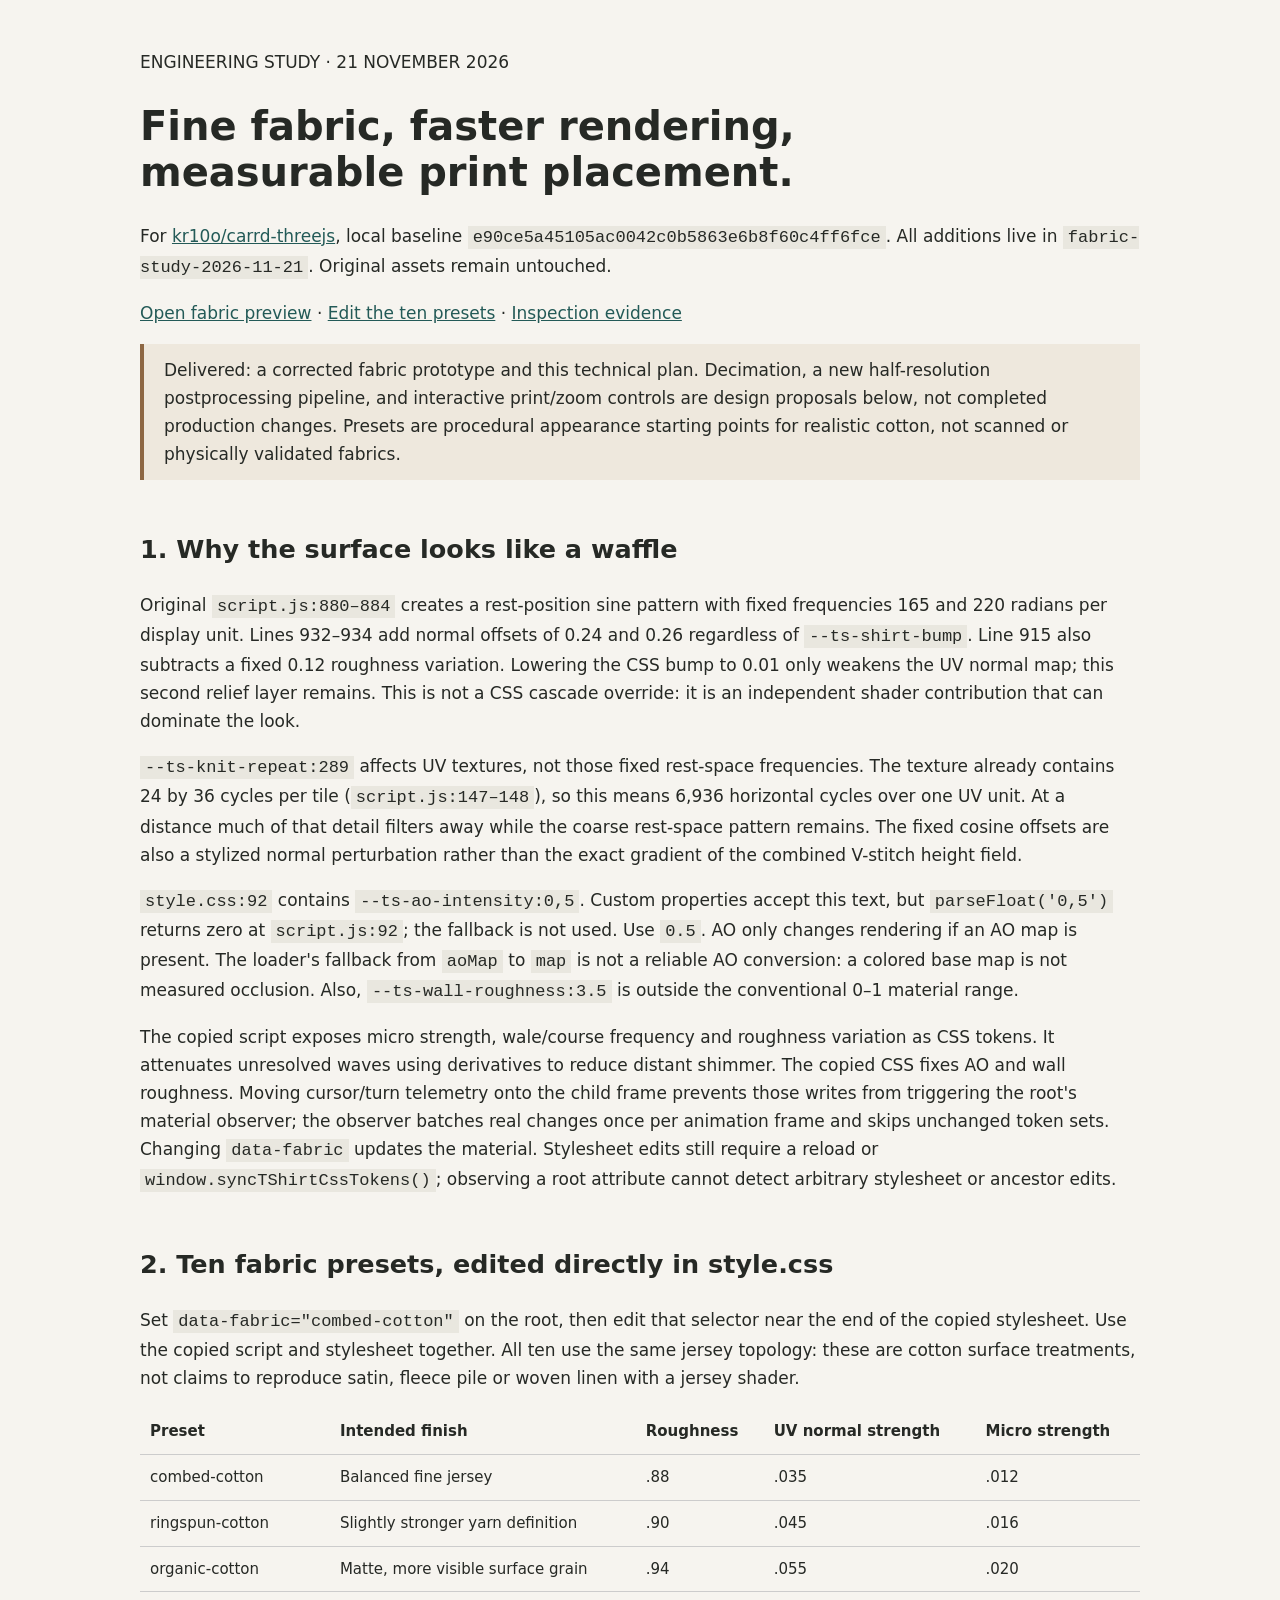
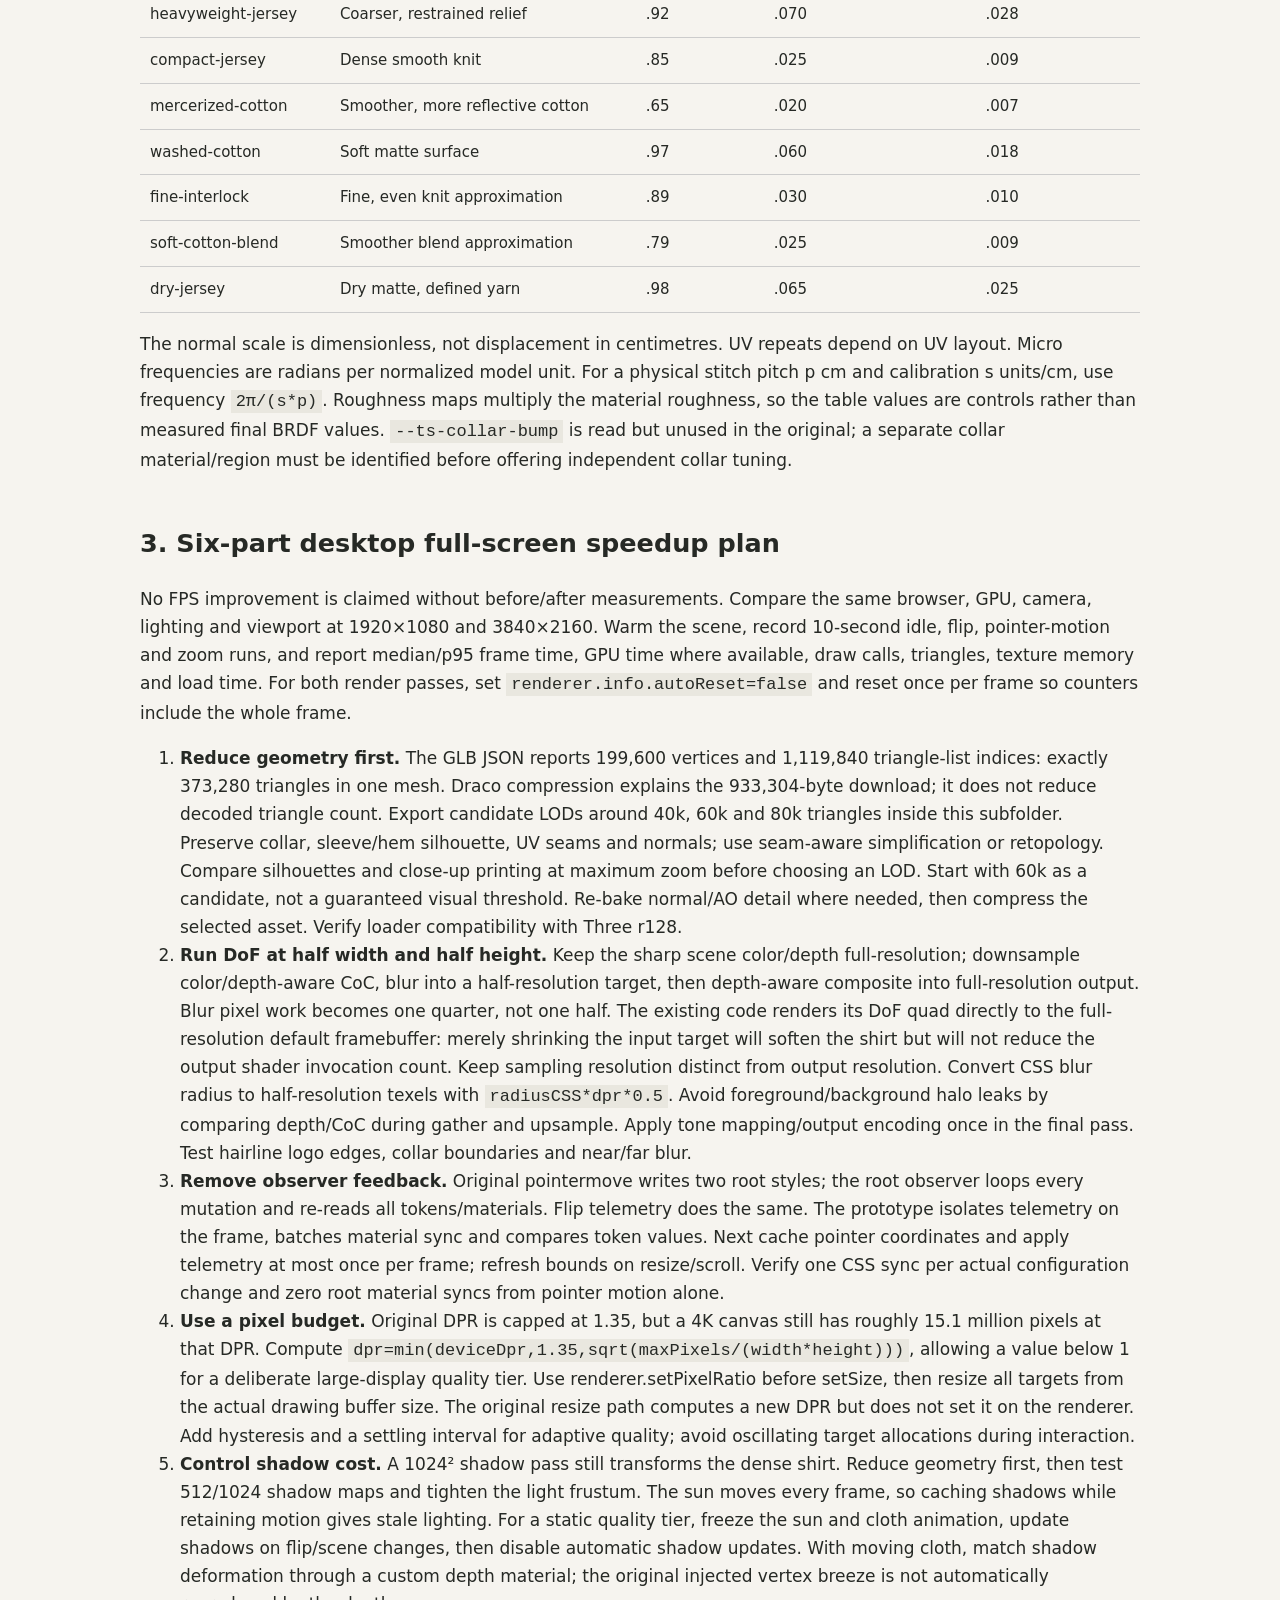
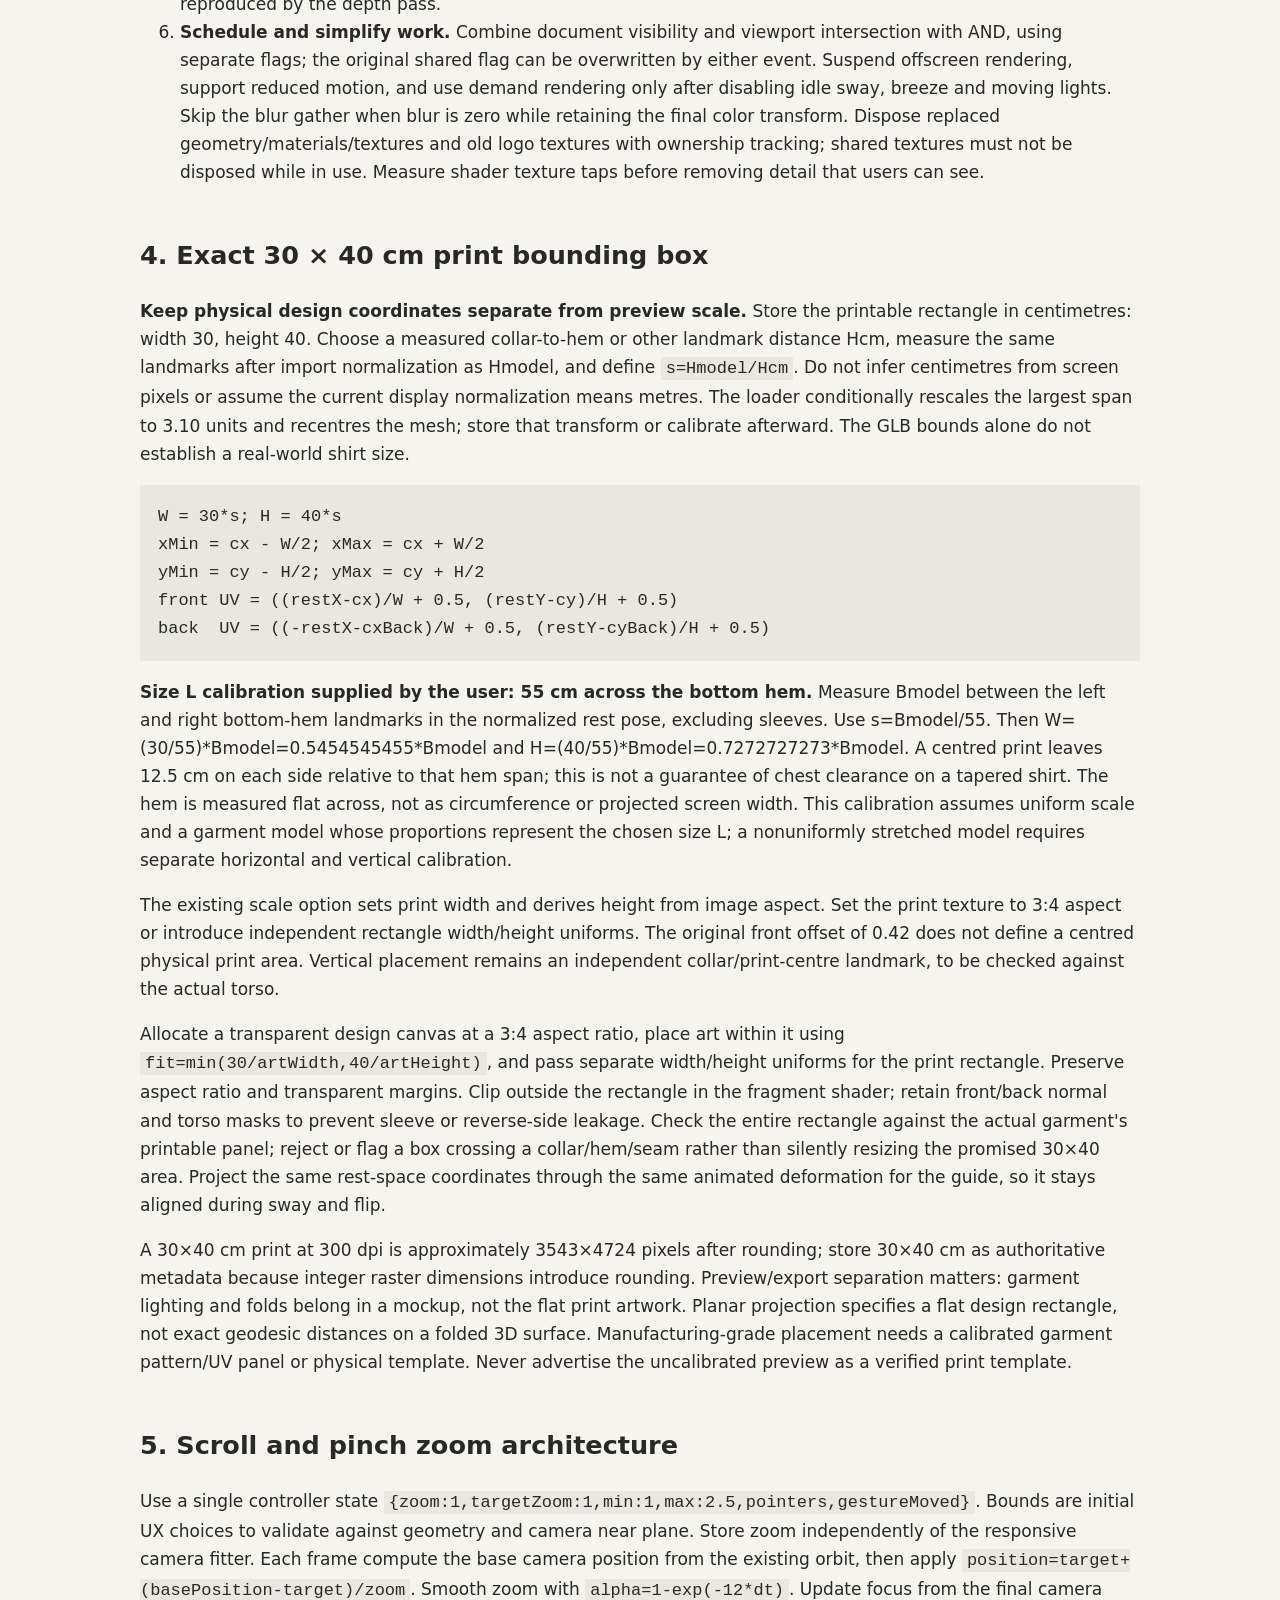
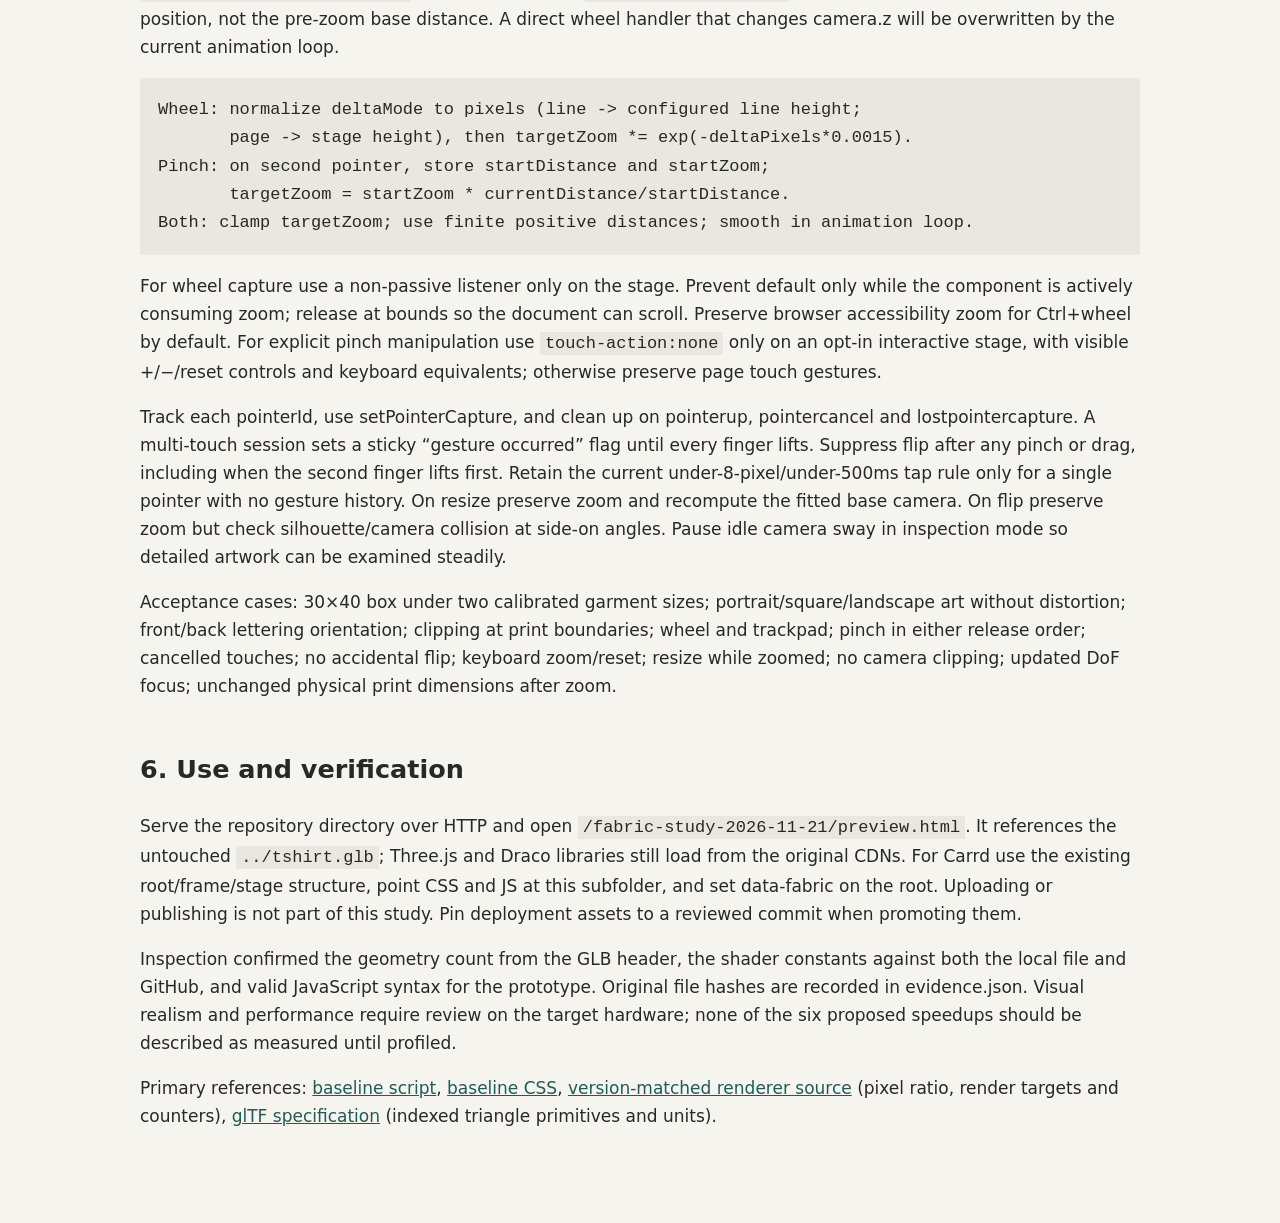
<file: fabric-study-2026-11-21/technical-breakdown.html>
<!doctype html><html lang="en"><meta charset="utf-8"><meta name="viewport" content="width=device-width,initial-scale=1">
<title>Carrd Three.js — fabric, performance and print architecture</title>
<style>body{max-width:1000px;margin:48px auto;padding:0 24px 80px;background:#f6f4ef;color:#262925;font:17px/1.65 system-ui}h1{font-size:40px;line-height:1.15}h2{margin-top:48px}h3{margin-top:30px}code,pre{background:#e9e7df;padding:2px 5px}pre{padding:18px;white-space:pre-wrap}table{border-collapse:collapse;width:100%;font-size:15px}td,th{text-align:left;border-bottom:1px solid #ccc;padding:10px}a{color:#235a57}.note{border-left:4px solid #8d6743;padding:12px 20px;background:#eee8dd}</style>
<p>ENGINEERING STUDY · 21 NOVEMBER 2026</p>
<h1>Fine fabric, faster rendering,<br>measurable print placement.</h1>
<p>For <a href="https://github.com/kr10o/carrd-threejs">kr10o/carrd-threejs</a>, local baseline <code>e90ce5a45105ac0042c0b5863e6b8f60c4ff6fce</code>. All additions live in <code>fabric-study-2026-11-21</code>. Original assets remain untouched.</p>
<p><a href="preview.html">Open fabric preview</a> · <a href="style.css">Edit the ten presets</a> · <a href="evidence.json">Inspection evidence</a></p>
<div class="note">Delivered: a corrected fabric prototype and this technical plan. Decimation, a new half-resolution postprocessing pipeline, and interactive print/zoom controls are design proposals below, not completed production changes. Presets are procedural appearance starting points for realistic cotton, not scanned or physically validated fabrics.</div>
<h2>1. Why the surface looks like a waffle</h2>
<p>Original <code>script.js:880–884</code> creates a rest-position sine pattern with fixed frequencies 165 and 220 radians per display unit. Lines 932–934 add normal offsets of 0.24 and 0.26 regardless of <code>--ts-shirt-bump</code>. Line 915 also subtracts a fixed 0.12 roughness variation. Lowering the CSS bump to 0.01 only weakens the UV normal map; this second relief layer remains. This is not a CSS cascade override: it is an independent shader contribution that can dominate the look.</p>
<p><code>--ts-knit-repeat:289</code> affects UV textures, not those fixed rest-space frequencies. The texture already contains 24 by 36 cycles per tile (<code>script.js:147–148</code>), so this means 6,936 horizontal cycles over one UV unit. At a distance much of that detail filters away while the coarse rest-space pattern remains. The fixed cosine offsets are also a stylized normal perturbation rather than the exact gradient of the combined V-stitch height field.</p>
<p><code>style.css:92</code> contains <code>--ts-ao-intensity:0,5</code>. Custom properties accept this text, but <code>parseFloat('0,5')</code> returns zero at <code>script.js:92</code>; the fallback is not used. Use <code>0.5</code>. AO only changes rendering if an AO map is present. The loader's fallback from <code>aoMap</code> to <code>map</code> is not a reliable AO conversion: a colored base map is not measured occlusion. Also, <code>--ts-wall-roughness:3.5</code> is outside the conventional 0–1 material range.</p>
<p>The copied script exposes micro strength, wale/course frequency and roughness variation as CSS tokens. It attenuates unresolved waves using derivatives to reduce distant shimmer. The copied CSS fixes AO and wall roughness. Moving cursor/turn telemetry onto the child frame prevents those writes from triggering the root's material observer; the observer batches real changes once per animation frame and skips unchanged token sets. Changing <code>data-fabric</code> updates the material. Stylesheet edits still require a reload or <code>window.syncTShirtCssTokens()</code>; observing a root attribute cannot detect arbitrary stylesheet or ancestor edits.</p>
<h2>2. Ten fabric presets, edited directly in style.css</h2>
<p>Set <code>data-fabric="combed-cotton"</code> on the root, then edit that selector near the end of the copied stylesheet. Use the copied script and stylesheet together. All ten use the same jersey topology: these are cotton surface treatments, not claims to reproduce satin, fleece pile or woven linen with a jersey shader.</p>
<table><tr><th>Preset</th><th>Intended finish</th><th>Roughness</th><th>UV normal strength</th><th>Micro strength</th></tr>
<tr><td>combed-cotton</td><td>Balanced fine jersey</td><td>.88</td><td>.035</td><td>.012</td></tr>
<tr><td>ringspun-cotton</td><td>Slightly stronger yarn definition</td><td>.90</td><td>.045</td><td>.016</td></tr>
<tr><td>organic-cotton</td><td>Matte, more visible surface grain</td><td>.94</td><td>.055</td><td>.020</td></tr>
<tr><td>heavyweight-jersey</td><td>Coarser, restrained relief</td><td>.92</td><td>.070</td><td>.028</td></tr>
<tr><td>compact-jersey</td><td>Dense smooth knit</td><td>.85</td><td>.025</td><td>.009</td></tr>
<tr><td>mercerized-cotton</td><td>Smoother, more reflective cotton</td><td>.65</td><td>.020</td><td>.007</td></tr>
<tr><td>washed-cotton</td><td>Soft matte surface</td><td>.97</td><td>.060</td><td>.018</td></tr>
<tr><td>fine-interlock</td><td>Fine, even knit approximation</td><td>.89</td><td>.030</td><td>.010</td></tr>
<tr><td>soft-cotton-blend</td><td>Smoother blend approximation</td><td>.79</td><td>.025</td><td>.009</td></tr>
<tr><td>dry-jersey</td><td>Dry matte, defined yarn</td><td>.98</td><td>.065</td><td>.025</td></tr></table>
<p>The normal scale is dimensionless, not displacement in centimetres. UV repeats depend on UV layout. Micro frequencies are radians per normalized model unit. For a physical stitch pitch p cm and calibration s units/cm, use frequency <code>2π/(s*p)</code>. Roughness maps multiply the material roughness, so the table values are controls rather than measured final BRDF values. <code>--ts-collar-bump</code> is read but unused in the original; a separate collar material/region must be identified before offering independent collar tuning.</p>
<h2>3. Six-part desktop full-screen speedup plan</h2>
<p>No FPS improvement is claimed without before/after measurements. Compare the same browser, GPU, camera, lighting and viewport at 1920×1080 and 3840×2160. Warm the scene, record 10-second idle, flip, pointer-motion and zoom runs, and report median/p95 frame time, GPU time where available, draw calls, triangles, texture memory and load time. For both render passes, set <code>renderer.info.autoReset=false</code> and reset once per frame so counters include the whole frame.</p>
<ol>
<li><strong>Reduce geometry first.</strong> The GLB JSON reports 199,600 vertices and 1,119,840 triangle-list indices: exactly 373,280 triangles in one mesh. Draco compression explains the 933,304-byte download; it does not reduce decoded triangle count. Export candidate LODs around 40k, 60k and 80k triangles inside this subfolder. Preserve collar, sleeve/hem silhouette, UV seams and normals; use seam-aware simplification or retopology. Compare silhouettes and close-up printing at maximum zoom before choosing an LOD. Start with 60k as a candidate, not a guaranteed visual threshold. Re-bake normal/AO detail where needed, then compress the selected asset. Verify loader compatibility with Three r128.</li>
<li><strong>Run DoF at half width and half height.</strong> Keep the sharp scene color/depth full-resolution; downsample color/depth-aware CoC, blur into a half-resolution target, then depth-aware composite into full-resolution output. Blur pixel work becomes one quarter, not one half. The existing code renders its DoF quad directly to the full-resolution default framebuffer: merely shrinking the input target will soften the shirt but will not reduce the output shader invocation count. Keep sampling resolution distinct from output resolution. Convert CSS blur radius to half-resolution texels with <code>radiusCSS*dpr*0.5</code>. Avoid foreground/background halo leaks by comparing depth/CoC during gather and upsample. Apply tone mapping/output encoding once in the final pass. Test hairline logo edges, collar boundaries and near/far blur.</li>
<li><strong>Remove observer feedback.</strong> Original pointermove writes two root styles; the root observer loops every mutation and re-reads all tokens/materials. Flip telemetry does the same. The prototype isolates telemetry on the frame, batches material sync and compares token values. Next cache pointer coordinates and apply telemetry at most once per frame; refresh bounds on resize/scroll. Verify one CSS sync per actual configuration change and zero root material syncs from pointer motion alone.</li>
<li><strong>Use a pixel budget.</strong> Original DPR is capped at 1.35, but a 4K canvas still has roughly 15.1 million pixels at that DPR. Compute <code>dpr=min(deviceDpr,1.35,sqrt(maxPixels/(width*height)))</code>, allowing a value below 1 for a deliberate large-display quality tier. Use renderer.setPixelRatio before setSize, then resize all targets from the actual drawing buffer size. The original resize path computes a new DPR but does not set it on the renderer. Add hysteresis and a settling interval for adaptive quality; avoid oscillating target allocations during interaction.</li>
<li><strong>Control shadow cost.</strong> A 1024² shadow pass still transforms the dense shirt. Reduce geometry first, then test 512/1024 shadow maps and tighten the light frustum. The sun moves every frame, so caching shadows while retaining motion gives stale lighting. For a static quality tier, freeze the sun and cloth animation, update shadows on flip/scene changes, then disable automatic shadow updates. With moving cloth, match shadow deformation through a custom depth material; the original injected vertex breeze is not automatically reproduced by the depth pass.</li>
<li><strong>Schedule and simplify work.</strong> Combine document visibility and viewport intersection with AND, using separate flags; the original shared flag can be overwritten by either event. Suspend offscreen rendering, support reduced motion, and use demand rendering only after disabling idle sway, breeze and moving lights. Skip the blur gather when blur is zero while retaining the final color transform. Dispose replaced geometry/materials/textures and old logo textures with ownership tracking; shared textures must not be disposed while in use. Measure shader texture taps before removing detail that users can see.</li>
</ol>
<h2>4. Exact 30 × 40 cm print bounding box</h2>
<p><strong>Keep physical design coordinates separate from preview scale.</strong> Store the printable rectangle in centimetres: width 30, height 40. Choose a measured collar-to-hem or other landmark distance Hcm, measure the same landmarks after import normalization as Hmodel, and define <code>s=Hmodel/Hcm</code>. Do not infer centimetres from screen pixels or assume the current display normalization means metres. The loader conditionally rescales the largest span to 3.10 units and recentres the mesh; store that transform or calibrate afterward. The GLB bounds alone do not establish a real-world shirt size.</p>
<pre>W = 30*s; H = 40*s
xMin = cx - W/2; xMax = cx + W/2
yMin = cy - H/2; yMax = cy + H/2
front UV = ((restX-cx)/W + 0.5, (restY-cy)/H + 0.5)
back  UV = ((-restX-cxBack)/W + 0.5, (restY-cyBack)/H + 0.5)</pre>
<p><strong>Size L calibration supplied by the user: 55 cm across the bottom hem.</strong> Measure Bmodel between the left and right bottom-hem landmarks in the normalized rest pose, excluding sleeves. Use s=Bmodel/55. Then W=(30/55)*Bmodel=0.5454545455*Bmodel and H=(40/55)*Bmodel=0.7272727273*Bmodel. A centred print leaves 12.5 cm on each side relative to that hem span; this is not a guarantee of chest clearance on a tapered shirt. The hem is measured flat across, not as circumference or projected screen width. This calibration assumes uniform scale and a garment model whose proportions represent the chosen size L; a nonuniformly stretched model requires separate horizontal and vertical calibration.</p><p>The existing scale option sets print width and derives height from image aspect. Set the print texture to 3:4 aspect or introduce independent rectangle width/height uniforms. The original front offset of 0.42 does not define a centred physical print area. Vertical placement remains an independent collar/print-centre landmark, to be checked against the actual torso.</p><p>Allocate a transparent design canvas at a 3:4 aspect ratio, place art within it using <code>fit=min(30/artWidth,40/artHeight)</code>, and pass separate width/height uniforms for the print rectangle. Preserve aspect ratio and transparent margins. Clip outside the rectangle in the fragment shader; retain front/back normal and torso masks to prevent sleeve or reverse-side leakage. Check the entire rectangle against the actual garment's printable panel; reject or flag a box crossing a collar/hem/seam rather than silently resizing the promised 30×40 area. Project the same rest-space coordinates through the same animated deformation for the guide, so it stays aligned during sway and flip.</p>
<p>A 30×40 cm print at 300 dpi is approximately 3543×4724 pixels after rounding; store 30×40 cm as authoritative metadata because integer raster dimensions introduce rounding. Preview/export separation matters: garment lighting and folds belong in a mockup, not the flat print artwork. Planar projection specifies a flat design rectangle, not exact geodesic distances on a folded 3D surface. Manufacturing-grade placement needs a calibrated garment pattern/UV panel or physical template. Never advertise the uncalibrated preview as a verified print template.</p>
<h2>5. Scroll and pinch zoom architecture</h2>
<p>Use a single controller state <code>{zoom:1,targetZoom:1,min:1,max:2.5,pointers,gestureMoved}</code>. Bounds are initial UX choices to validate against geometry and camera near plane. Store zoom independently of the responsive camera fitter. Each frame compute the base camera position from the existing orbit, then apply <code>position=target+(basePosition-target)/zoom</code>. Smooth zoom with <code>alpha=1-exp(-12*dt)</code>. Update focus from the final camera position, not the pre-zoom base distance. A direct wheel handler that changes camera.z will be overwritten by the current animation loop.</p>
<pre>Wheel: normalize deltaMode to pixels (line -> configured line height;
       page -> stage height), then targetZoom *= exp(-deltaPixels*0.0015).
Pinch: on second pointer, store startDistance and startZoom;
       targetZoom = startZoom * currentDistance/startDistance.
Both: clamp targetZoom; use finite positive distances; smooth in animation loop.</pre>
<p>For wheel capture use a non-passive listener only on the stage. Prevent default only while the component is actively consuming zoom; release at bounds so the document can scroll. Preserve browser accessibility zoom for Ctrl+wheel by default. For explicit pinch manipulation use <code>touch-action:none</code> only on an opt-in interactive stage, with visible +/−/reset controls and keyboard equivalents; otherwise preserve page touch gestures.</p>
<p>Track each pointerId, use setPointerCapture, and clean up on pointerup, pointercancel and lostpointercapture. A multi-touch session sets a sticky “gesture occurred” flag until every finger lifts. Suppress flip after any pinch or drag, including when the second finger lifts first. Retain the current under-8-pixel/under-500ms tap rule only for a single pointer with no gesture history. On resize preserve zoom and recompute the fitted base camera. On flip preserve zoom but check silhouette/camera collision at side-on angles. Pause idle camera sway in inspection mode so detailed artwork can be examined steadily.</p>
<p>Acceptance cases: 30×40 box under two calibrated garment sizes; portrait/square/landscape art without distortion; front/back lettering orientation; clipping at print boundaries; wheel and trackpad; pinch in either release order; cancelled touches; no accidental flip; keyboard zoom/reset; resize while zoomed; no camera clipping; updated DoF focus; unchanged physical print dimensions after zoom.</p>
<h2>6. Use and verification</h2>
<p>Serve the repository directory over HTTP and open <code>/fabric-study-2026-11-21/preview.html</code>. It references the untouched <code>../tshirt.glb</code>; Three.js and Draco libraries still load from the original CDNs. For Carrd use the existing root/frame/stage structure, point CSS and JS at this subfolder, and set data-fabric on the root. Uploading or publishing is not part of this study. Pin deployment assets to a reviewed commit when promoting them.</p>
<p>Inspection confirmed the geometry count from the GLB header, the shader constants against both the local file and GitHub, and valid JavaScript syntax for the prototype. Original file hashes are recorded in evidence.json. Visual realism and performance require review on the target hardware; none of the six proposed speedups should be described as measured until profiled.</p>
<p>Primary references: <a href="https://github.com/kr10o/carrd-threejs/blob/e90ce5a45105ac0042c0b5863e6b8f60c4ff6fce/script.js">baseline script</a>, <a href="https://github.com/kr10o/carrd-threejs/blob/e90ce5a45105ac0042c0b5863e6b8f60c4ff6fce/style.css">baseline CSS</a>, <a href="https://raw.githubusercontent.com/mrdoob/three.js/r128/src/renderers/WebGLRenderer.js">version-matched renderer source</a> (pixel ratio, render targets and counters), <a href="https://registry.khronos.org/glTF/specs/2.0/glTF-2.0.html">glTF specification</a> (indexed triangle primitives and units).</p>
</html>
</file>
